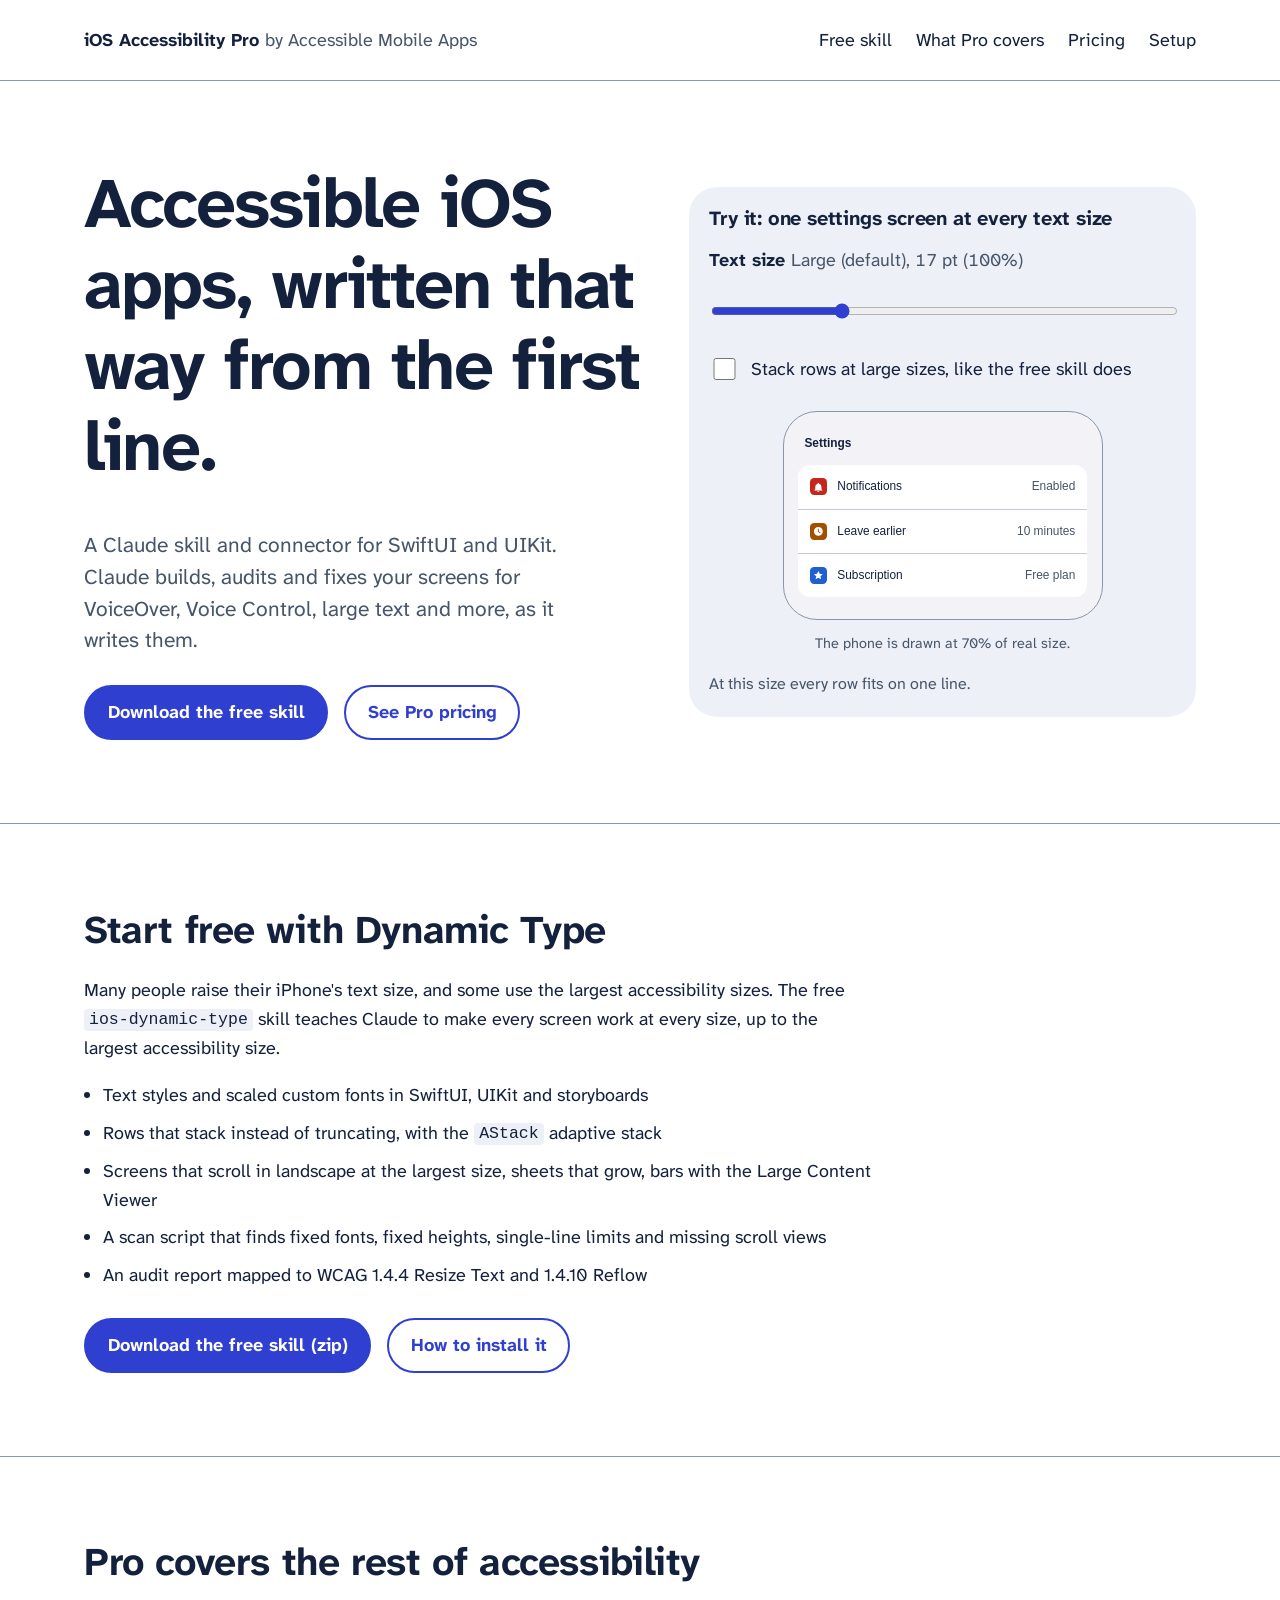
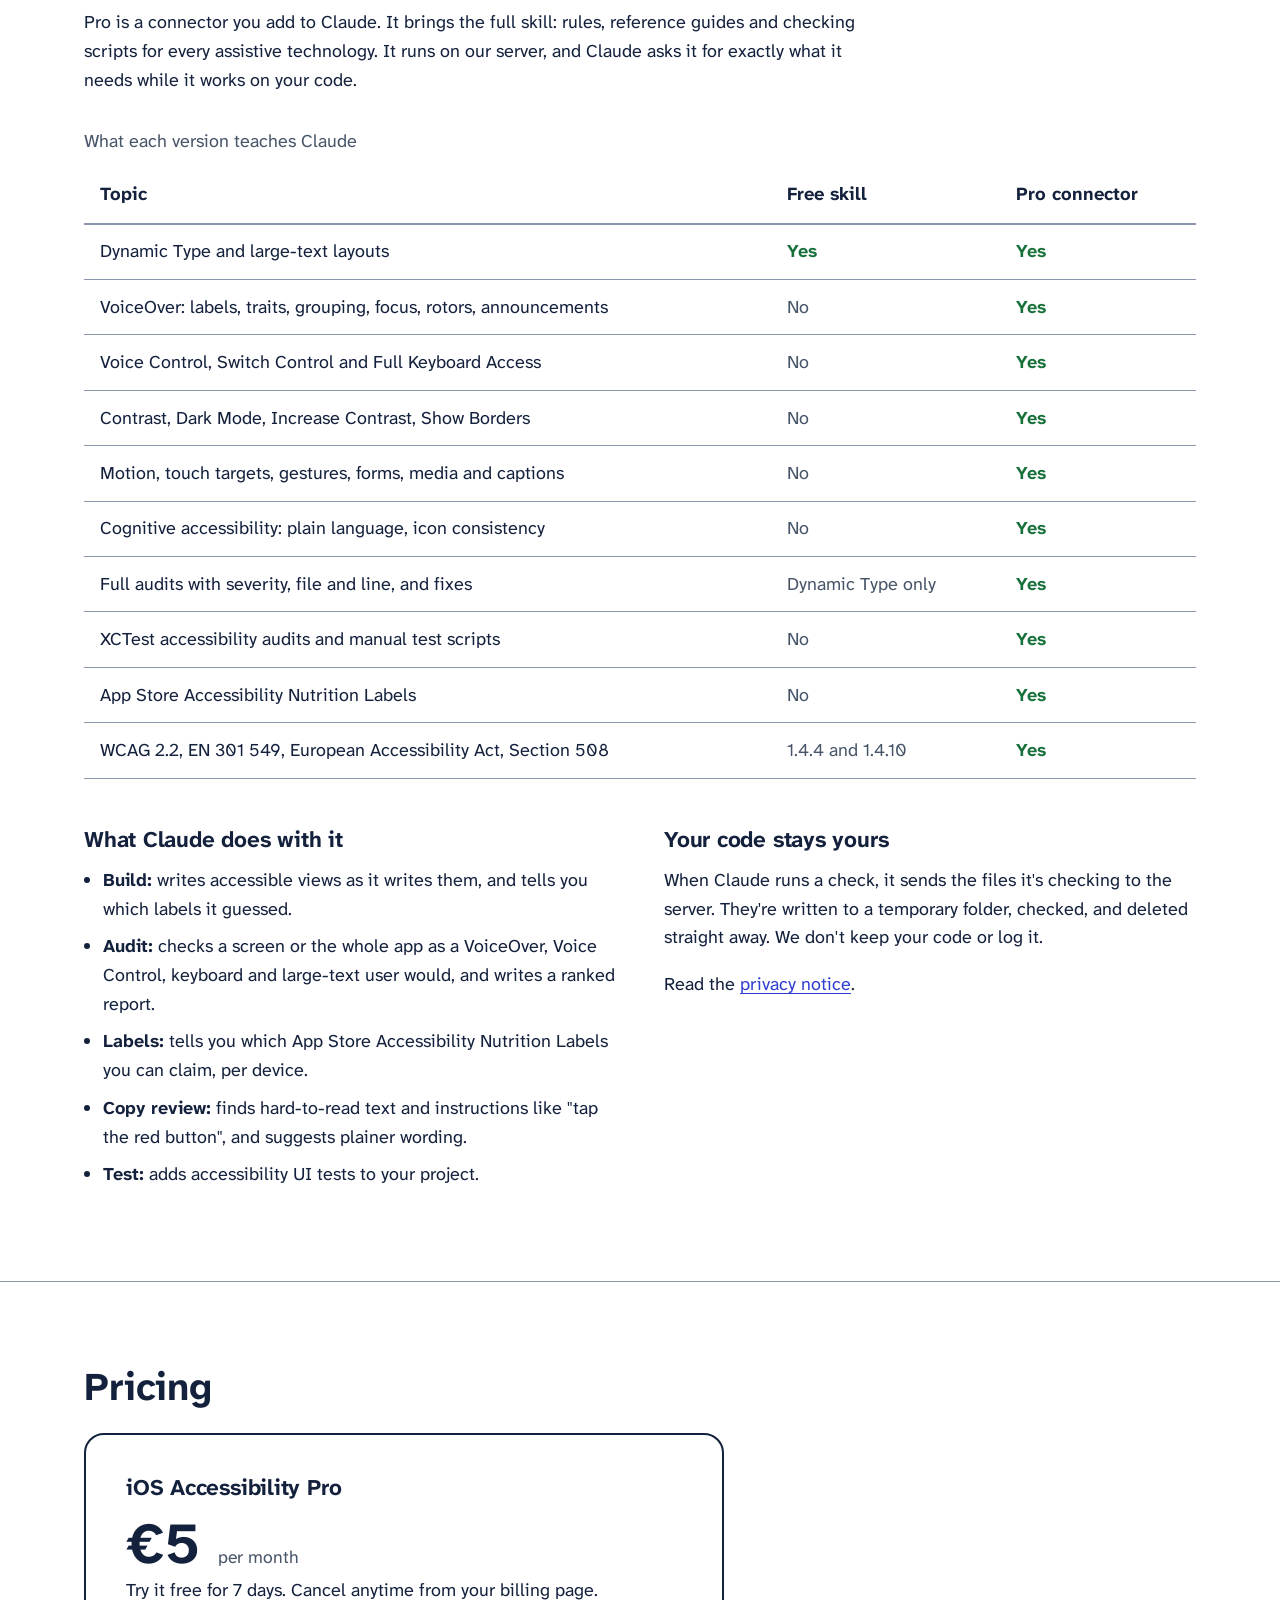
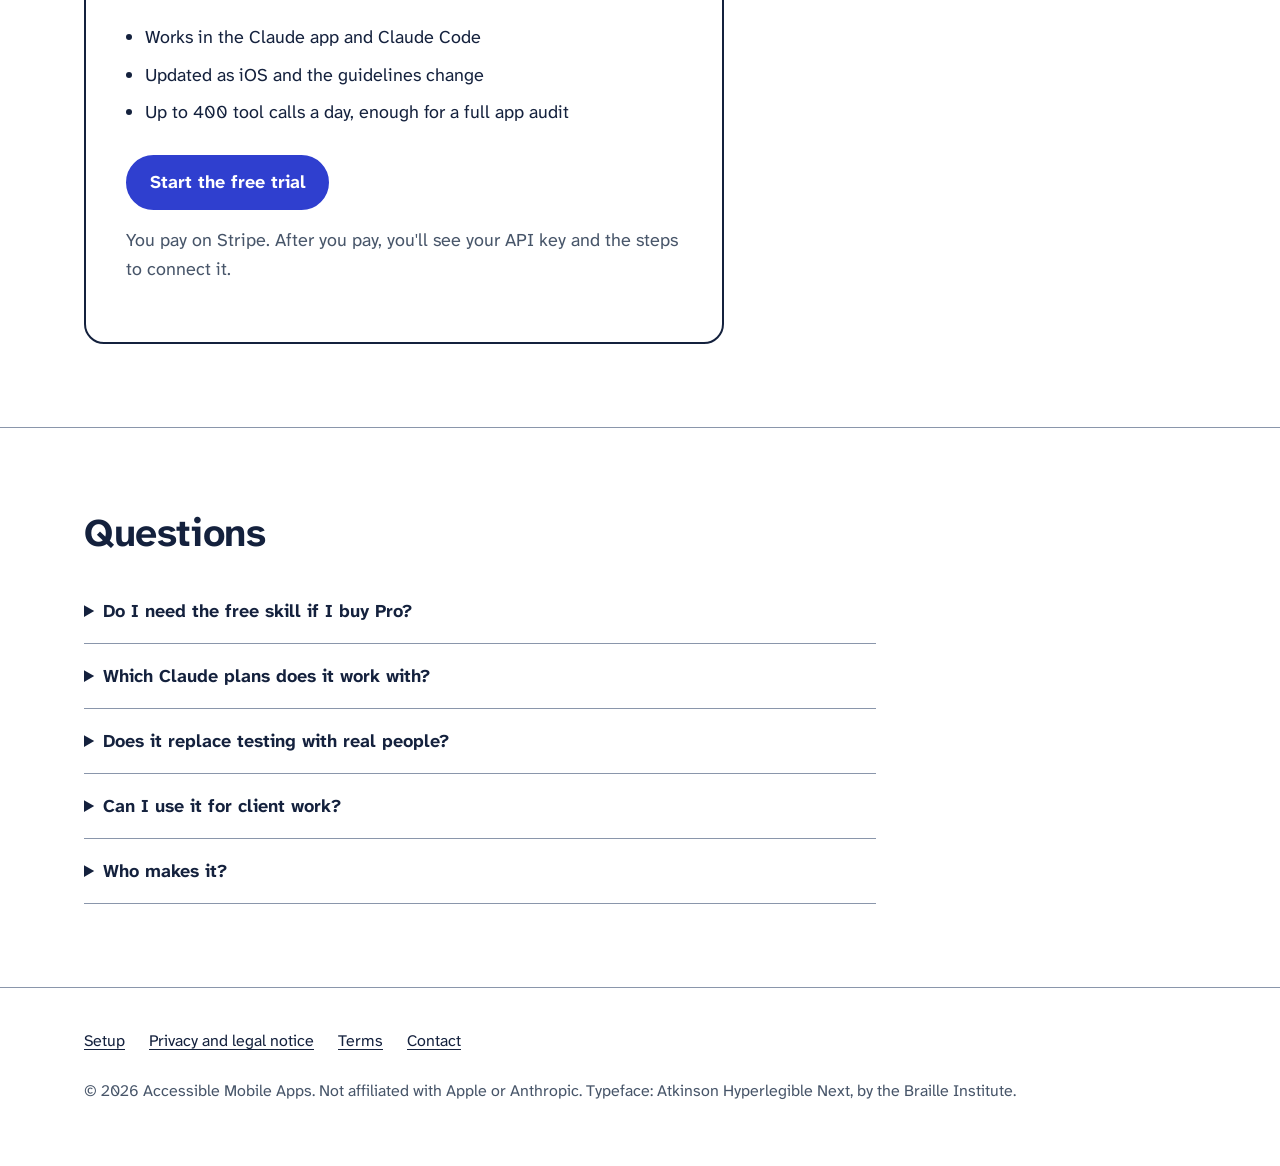
<file: index.html>
<!DOCTYPE html>
<html lang="en">
<head>
<meta charset="utf-8">
<meta name="viewport" content="width=device-width, initial-scale=1">
<title>iOS Accessibility Pro: accessible SwiftUI and UIKit with Claude</title>
<meta name="description" content="A Claude skill and connector that makes iOS apps accessible as you build them. Start free with Dynamic Type; go Pro for VoiceOver, Voice Control, contrast, audits and WCAG.">
<link rel="preload" href="fonts/atkinson-hyperlegible-next-latin-700-normal.woff2" as="font" type="font/woff2" crossorigin>
<link rel="stylesheet" href="styles.css">
<link rel="icon" href="favicon.svg" type="image/svg+xml">
</head>
<body>
<a class="skip" href="#main">Skip to content</a>

<header class="site-header">
  <div class="wrap">
    <a class="brand" href="./">iOS Accessibility Pro <span>by Accessible Mobile Apps</span></a>
    <nav class="site-nav" aria-label="Main">
      <ul>
        <li><a href="#free">Free skill</a></li>
        <li><a href="#pro">What Pro covers</a></li>
        <li><a href="#pricing">Pricing</a></li>
        <li><a href="setup.html">Setup</a></li>
      </ul>
    </nav>
  </div>
</header>

<main id="main">

<section class="hero" aria-labelledby="hero-title">
  <div class="wrap">
    <div>
      <h1 id="hero-title">Accessible iOS apps, written that way from the first line.</h1>
      <p class="lede">A Claude skill and connector for SwiftUI and UIKit. Claude builds, audits and fixes your screens for VoiceOver, Voice Control, large text and more, as it writes them.</p>
      <div class="actions">
        <a class="button" href="downloads/ios-dynamic-type.zip" download>Download the free skill</a>
        <a class="button secondary" href="#pricing">See Pro pricing</a>
      </div>
    </div>

    <div class="demo" aria-labelledby="demo-title">
      <h2 id="demo-title" class="demo-title">Try it: one settings screen at every text size</h2>
      <div class="demo-controls">
        <label for="size">Text size <span class="size-readout" id="size-readout">Large (default), 17 pt</span></label>
        <input id="size" type="range" min="0" max="11" step="1" value="3" aria-describedby="size-readout">
        <div class="switch-row">
          <input id="adaptive" type="checkbox">
          <label for="adaptive">Stack rows at large sizes, like the free skill does</label>
        </div>
      </div>

      <div class="phone" id="phone" role="img" aria-labelledby="phone-desc">
        <p class="phone-title" aria-hidden="true">Settings</p>
        <ul class="phone-list" aria-hidden="true">
          <li class="phone-row">
            <span class="icon" style="background:#c4271d"><svg viewBox="0 0 24 24" fill="currentColor"><path d="M12 22a2.5 2.5 0 0 0 2.45-2h-4.9A2.5 2.5 0 0 0 12 22Zm7-6V11a7 7 0 0 0-5.5-6.84V3a1.5 1.5 0 0 0-3 0v1.16A7 7 0 0 0 5 11v5l-2 2v1h18v-1Z"/></svg></span>
            <span class="name">Notifications</span><span class="value">Enabled</span>
          </li>
          <li class="phone-row">
            <span class="icon" style="background:#a34f00"><svg viewBox="0 0 24 24" fill="currentColor"><path d="M12 2a10 10 0 1 0 0 20 10 10 0 0 0 0-20Zm1 10.4 3.6 2.1-.9 1.6L11 13V6h2Z"/></svg></span>
            <span class="name">Leave earlier</span><span class="value">10 minutes</span>
          </li>
          <li class="phone-row">
            <span class="icon" style="background:#1f5fd1"><svg viewBox="0 0 24 24" fill="currentColor"><path d="m12 2 3 6.6 7 .7-5.3 4.7 1.6 7L12 17.4 5.7 21l1.6-7L2 9.3l7-.7Z"/></svg></span>
            <span class="name">Subscription</span><span class="value">Free plan</span>
          </li>
        </ul>
      </div>
      <p class="demo-note">The phone is drawn at 70% of real size.</p>
      <p class="demo-caption" id="phone-desc" aria-live="polite">At the default size every row fits on one line.</p>
    </div>
  </div>
</section>

<section id="free" aria-labelledby="free-title">
  <div class="wrap">
    <div class="prose">
      <h2 id="free-title">Start free with Dynamic Type</h2>
      <p>Many people raise their iPhone's text size, and some use the largest accessibility sizes. The free <code>ios-dynamic-type</code> skill teaches Claude to make every screen work at every size, up to the largest accessibility size.</p>
      <ul class="plain-list">
        <li>Text styles and scaled custom fonts in SwiftUI, UIKit and storyboards</li>
        <li>Rows that stack instead of truncating, with the <code>AStack</code> adaptive stack</li>
        <li>Screens that scroll in landscape at the largest size, sheets that grow, bars with the Large Content Viewer</li>
        <li>A scan script that finds fixed fonts, fixed heights, single-line limits and missing scroll views</li>
        <li>An audit report mapped to WCAG 1.4.4 Resize Text and 1.4.10 Reflow</li>
      </ul>
      <div class="actions">
        <a class="button" href="downloads/ios-dynamic-type.zip" download>Download the free skill (zip)</a>
        <a class="button secondary" href="setup.html#free">How to install it</a>
      </div>
    </div>
  </div>
</section>

<section id="pro" aria-labelledby="pro-title">
  <div class="wrap">
    <div class="prose">
      <h2 id="pro-title">Pro covers the rest of accessibility</h2>
      <p>Pro is a connector you add to Claude. It brings the full skill: rules, reference guides and checking scripts for every assistive technology. It runs on our server, and Claude asks it for exactly what it needs while it works on your code.</p>
    </div>

    <div class="table-wrap">
      <table>
        <caption>What each version teaches Claude</caption>
        <thead>
          <tr><th scope="col">Topic</th><th scope="col">Free skill</th><th scope="col">Pro connector</th></tr>
        </thead>
        <tbody>
          <tr><th scope="row">Dynamic Type and large-text layouts</th><td class="yes">Yes</td><td class="yes">Yes</td></tr>
          <tr><th scope="row">VoiceOver: labels, traits, grouping, focus, rotors, announcements</th><td class="no">No</td><td class="yes">Yes</td></tr>
          <tr><th scope="row">Voice Control, Switch Control and Full Keyboard Access</th><td class="no">No</td><td class="yes">Yes</td></tr>
          <tr><th scope="row">Contrast, Dark Mode, Increase Contrast, Show Borders</th><td class="no">No</td><td class="yes">Yes</td></tr>
          <tr><th scope="row">Motion, touch targets, gestures, forms, media and captions</th><td class="no">No</td><td class="yes">Yes</td></tr>
          <tr><th scope="row">Cognitive accessibility: plain language, icon consistency</th><td class="no">No</td><td class="yes">Yes</td></tr>
          <tr><th scope="row">Full audits with severity, file and line, and fixes</th><td class="no">Dynamic Type only</td><td class="yes">Yes</td></tr>
          <tr><th scope="row">XCTest accessibility audits and manual test scripts</th><td class="no">No</td><td class="yes">Yes</td></tr>
          <tr><th scope="row">App Store Accessibility Nutrition Labels</th><td class="no">No</td><td class="yes">Yes</td></tr>
          <tr><th scope="row">WCAG 2.2, EN 301 549, European Accessibility Act, Section 508</th><td class="no">1.4.4 and 1.4.10</td><td class="yes">Yes</td></tr>
        </tbody>
      </table>
    </div>

    <div class="split" style="margin-top: 3rem;">
      <div>
        <h3>What Claude does with it</h3>
        <ul class="plain-list">
          <li><strong>Build:</strong> writes accessible views as it writes them, and tells you which labels it guessed.</li>
          <li><strong>Audit:</strong> checks a screen or the whole app as a VoiceOver, Voice Control, keyboard and large-text user would, and writes a ranked report.</li>
          <li><strong>Labels:</strong> tells you which App Store Accessibility Nutrition Labels you can claim, per device.</li>
          <li><strong>Copy review:</strong> finds hard-to-read text and instructions like "tap the red button", and suggests plainer wording.</li>
          <li><strong>Test:</strong> adds accessibility UI tests to your project.</li>
        </ul>
      </div>
      <div>
        <h3>Your code stays yours</h3>
        <p>When Claude runs a check, it sends the files it's checking to the server. They're written to a temporary folder, checked, and deleted straight away. We don't keep your code or log it.</p>
        <p>Read the <a href="privacy.html">privacy notice</a>.</p>
      </div>
    </div>
  </div>
</section>

<section id="pricing" aria-labelledby="pricing-title">
  <div class="wrap">
    <h2 id="pricing-title">Pricing</h2>
    <div class="price-block">
      <h3>iOS Accessibility Pro</h3>
      <p class="price">€5 <small>per month</small></p>
      <p>Try it free for 7 days. Cancel anytime from your billing page.</p>
      <ul class="plain-list">
        <li>Works in the Claude app and Claude Code</li>
        <li>Updated as iOS and the guidelines change</li>
        <li>Up to 400 tool calls a day, enough for a full app audit</li>
      </ul>
      <div class="actions">
        <a class="button" href="https://ios-a11y-pro.fly.dev/checkout">Start the free trial</a>
      </div>
      <p style="margin-top: 1rem; color: var(--muted);">You pay on Stripe. After you pay, you'll see your API key and the steps to connect it.</p>
    </div>
  </div>
</section>

<section id="faq" aria-labelledby="faq-title">
  <div class="wrap">
    <h2 id="faq-title">Questions</h2>
    <details>
      <summary>Do I need the free skill if I buy Pro?</summary>
      <p>It's not required, but keep it. It handles Dynamic Type without a network call and tells Claude to use the Pro connector for everything else.</p>
    </details>
    <details>
      <summary>Which Claude plans does it work with?</summary>
      <p>Pro works anywhere you can add a custom connector, including the Claude app and Claude Code. The free skill works anywhere Claude supports skills.</p>
    </details>
    <details>
      <summary>Does it replace testing with real people?</summary>
      <p>No. It catches most problems in code and tells you what to test on a device. Testing with disabled users is still the best check there is.</p>
    </details>
    <details>
      <summary>Can I use it for client work?</summary>
      <p>Yes. One subscription is for one person. Use it on as many apps as you like, for yourself or your clients.</p>
    </details>
    <details>
      <summary>Who makes it?</summary>
      <p>Robin Kanatzar, CEO of Accessible Mobile Apps. I'm an iOS engineer, conference speaker and author of the Appt News newsletter on mobile accessibility.</p>
    </details>
  </div>
</section>

</main>

<footer class="site-footer">
  <div class="wrap">
    <ul>
      <li><a href="setup.html">Setup</a></li>
      <li><a href="privacy.html">Privacy and legal notice</a></li>
      <li><a href="terms.html">Terms</a></li>
      <li><a href="mailto:hello@example.com">Contact</a></li>
    </ul>
    <p>© 2026 Accessible Mobile Apps. Not affiliated with Apple or Anthropic. Typeface: Atkinson Hyperlegible Next, by the Braille Institute.</p>
  </div>
</footer>

<script src="demo.js" defer></script>
</body>
</html>
</file>
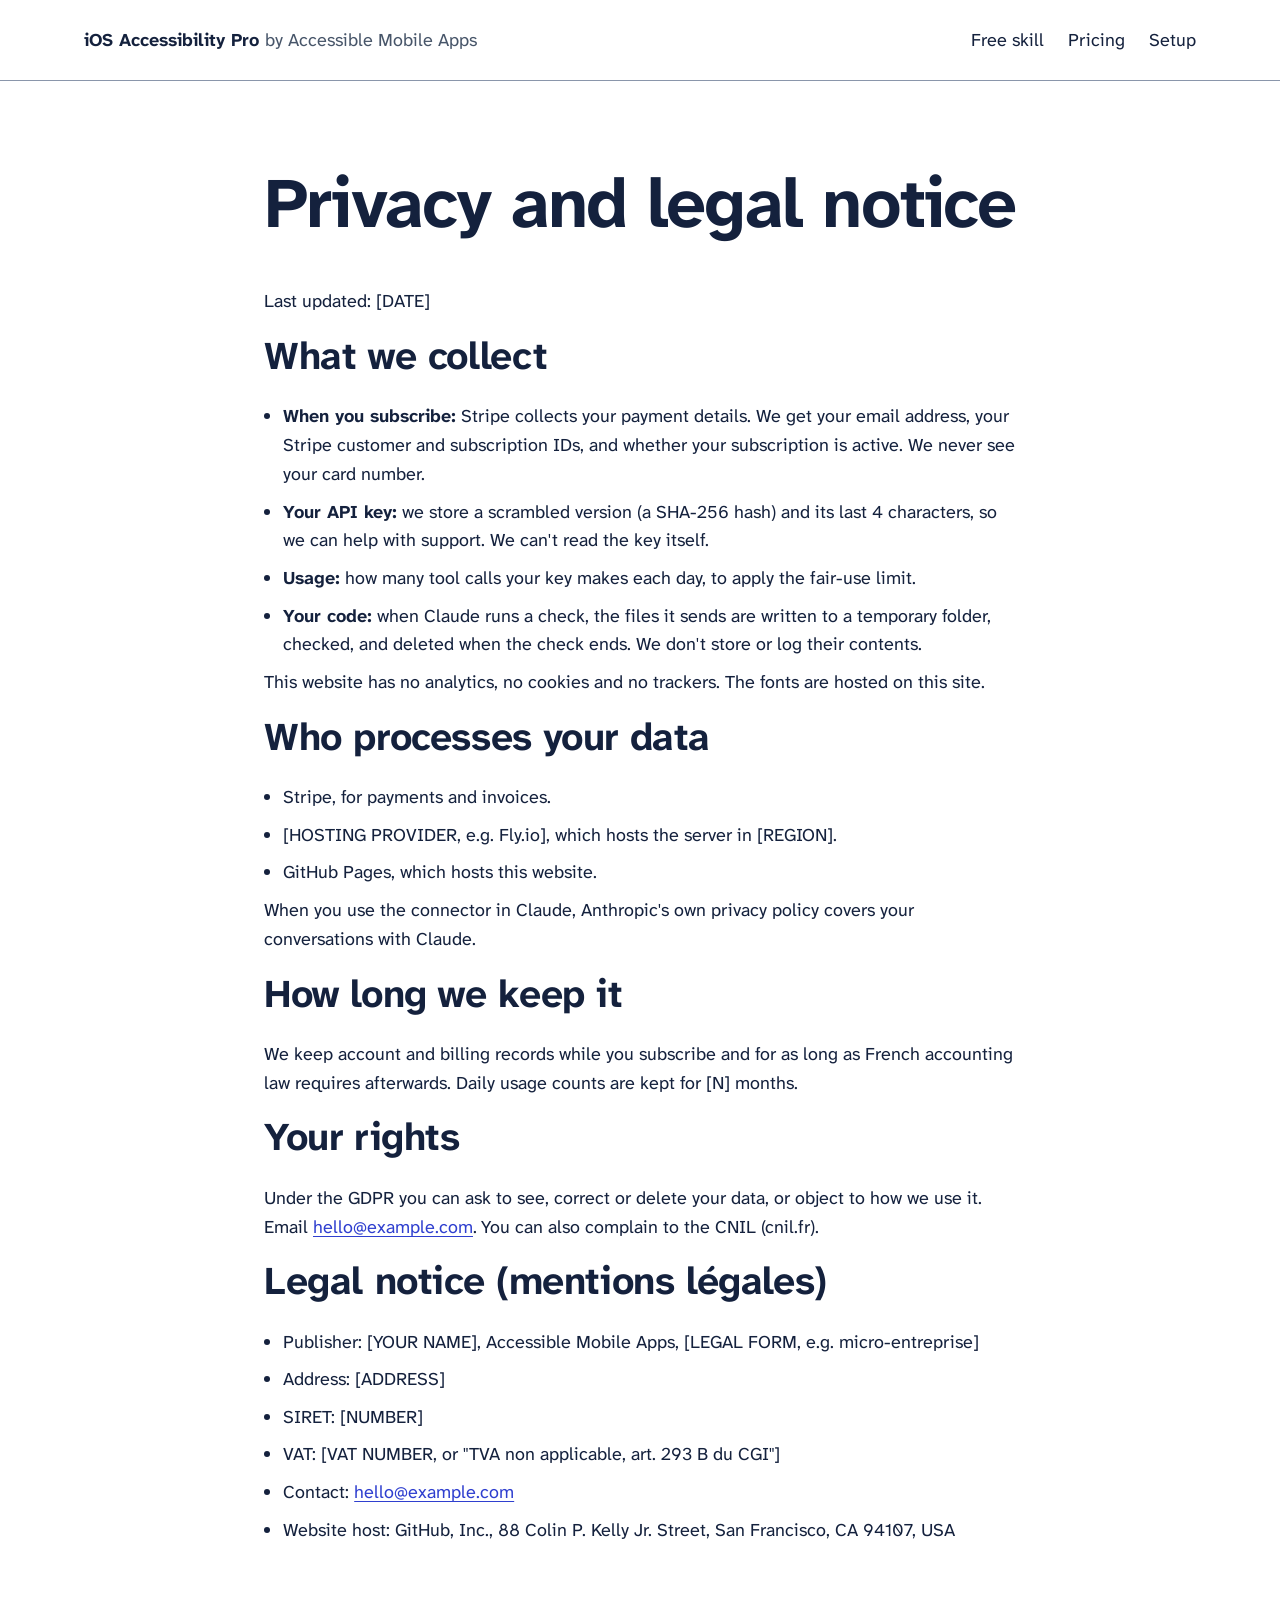
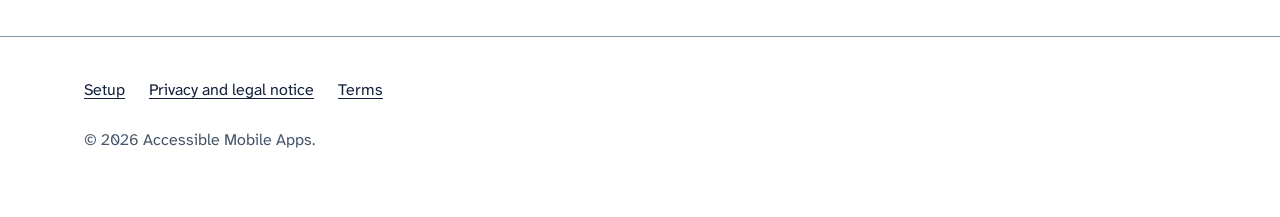
<file: privacy.html>
<!DOCTYPE html>
<html lang="en">
<head>
<meta charset="utf-8">
<meta name="viewport" content="width=device-width, initial-scale=1">
<title>Privacy and legal notice: iOS Accessibility Pro</title>
<link rel="stylesheet" href="styles.css">
<link rel="icon" href="favicon.svg" type="image/svg+xml">
</head>
<body>
<a class="skip" href="#main">Skip to content</a>
<header class="site-header">
  <div class="wrap">
    <a class="brand" href="./">iOS Accessibility Pro <span>by Accessible Mobile Apps</span></a>
    <nav class="site-nav" aria-label="Main">
      <ul>
        <li><a href="./#free">Free skill</a></li>
        <li><a href="./#pricing">Pricing</a></li>
        <li><a href="setup.html">Setup</a></li>
      </ul>
    </nav>
  </div>
</header>

<main id="main">
<section aria-labelledby="privacy-title">
  <div class="wrap prose">
    <h1 id="privacy-title">Privacy and legal notice</h1>
    <p>Last updated: [DATE]</p>

    <h2>What we collect</h2>
    <ul class="plain-list">
      <li><strong>When you subscribe:</strong> Stripe collects your payment details. We get your email address, your Stripe customer and subscription IDs, and whether your subscription is active. We never see your card number.</li>
      <li><strong>Your API key:</strong> we store a scrambled version (a SHA-256 hash) and its last 4 characters, so we can help with support. We can't read the key itself.</li>
      <li><strong>Usage:</strong> how many tool calls your key makes each day, to apply the fair-use limit.</li>
      <li><strong>Your code:</strong> when Claude runs a check, the files it sends are written to a temporary folder, checked, and deleted when the check ends. We don't store or log their contents.</li>
    </ul>
    <p>This website has no analytics, no cookies and no trackers. The fonts are hosted on this site.</p>

    <h2>Who processes your data</h2>
    <ul class="plain-list">
      <li>Stripe, for payments and invoices.</li>
      <li>[HOSTING PROVIDER, e.g. Fly.io], which hosts the server in [REGION].</li>
      <li>GitHub Pages, which hosts this website.</li>
    </ul>
    <p>When you use the connector in Claude, Anthropic's own privacy policy covers your conversations with Claude.</p>

    <h2>How long we keep it</h2>
    <p>We keep account and billing records while you subscribe and for as long as French accounting law requires afterwards. Daily usage counts are kept for [N] months.</p>

    <h2>Your rights</h2>
    <p>Under the GDPR you can ask to see, correct or delete your data, or object to how we use it. Email <a href="mailto:hello@example.com">hello@example.com</a>. You can also complain to the CNIL (cnil.fr).</p>

    <h2 id="legal">Legal notice (mentions légales)</h2>
    <ul class="plain-list">
      <li>Publisher: [YOUR NAME], Accessible Mobile Apps, [LEGAL FORM, e.g. micro-entreprise]</li>
      <li>Address: [ADDRESS]</li>
      <li>SIRET: [NUMBER]</li>
      <li>VAT: [VAT NUMBER, or "TVA non applicable, art. 293 B du CGI"]</li>
      <li>Contact: <a href="mailto:hello@example.com">hello@example.com</a></li>
      <li>Website host: GitHub, Inc., 88 Colin P. Kelly Jr. Street, San Francisco, CA 94107, USA</li>
    </ul>
  </div>
</section>
</main>

<footer class="site-footer">
  <div class="wrap">
    <ul>
      <li><a href="setup.html">Setup</a></li>
      <li><a href="privacy.html" aria-current="page">Privacy and legal notice</a></li>
      <li><a href="terms.html">Terms</a></li>
    </ul>
    <p>© 2026 Accessible Mobile Apps.</p>
  </div>
</footer>
</body>
</html>
</file>
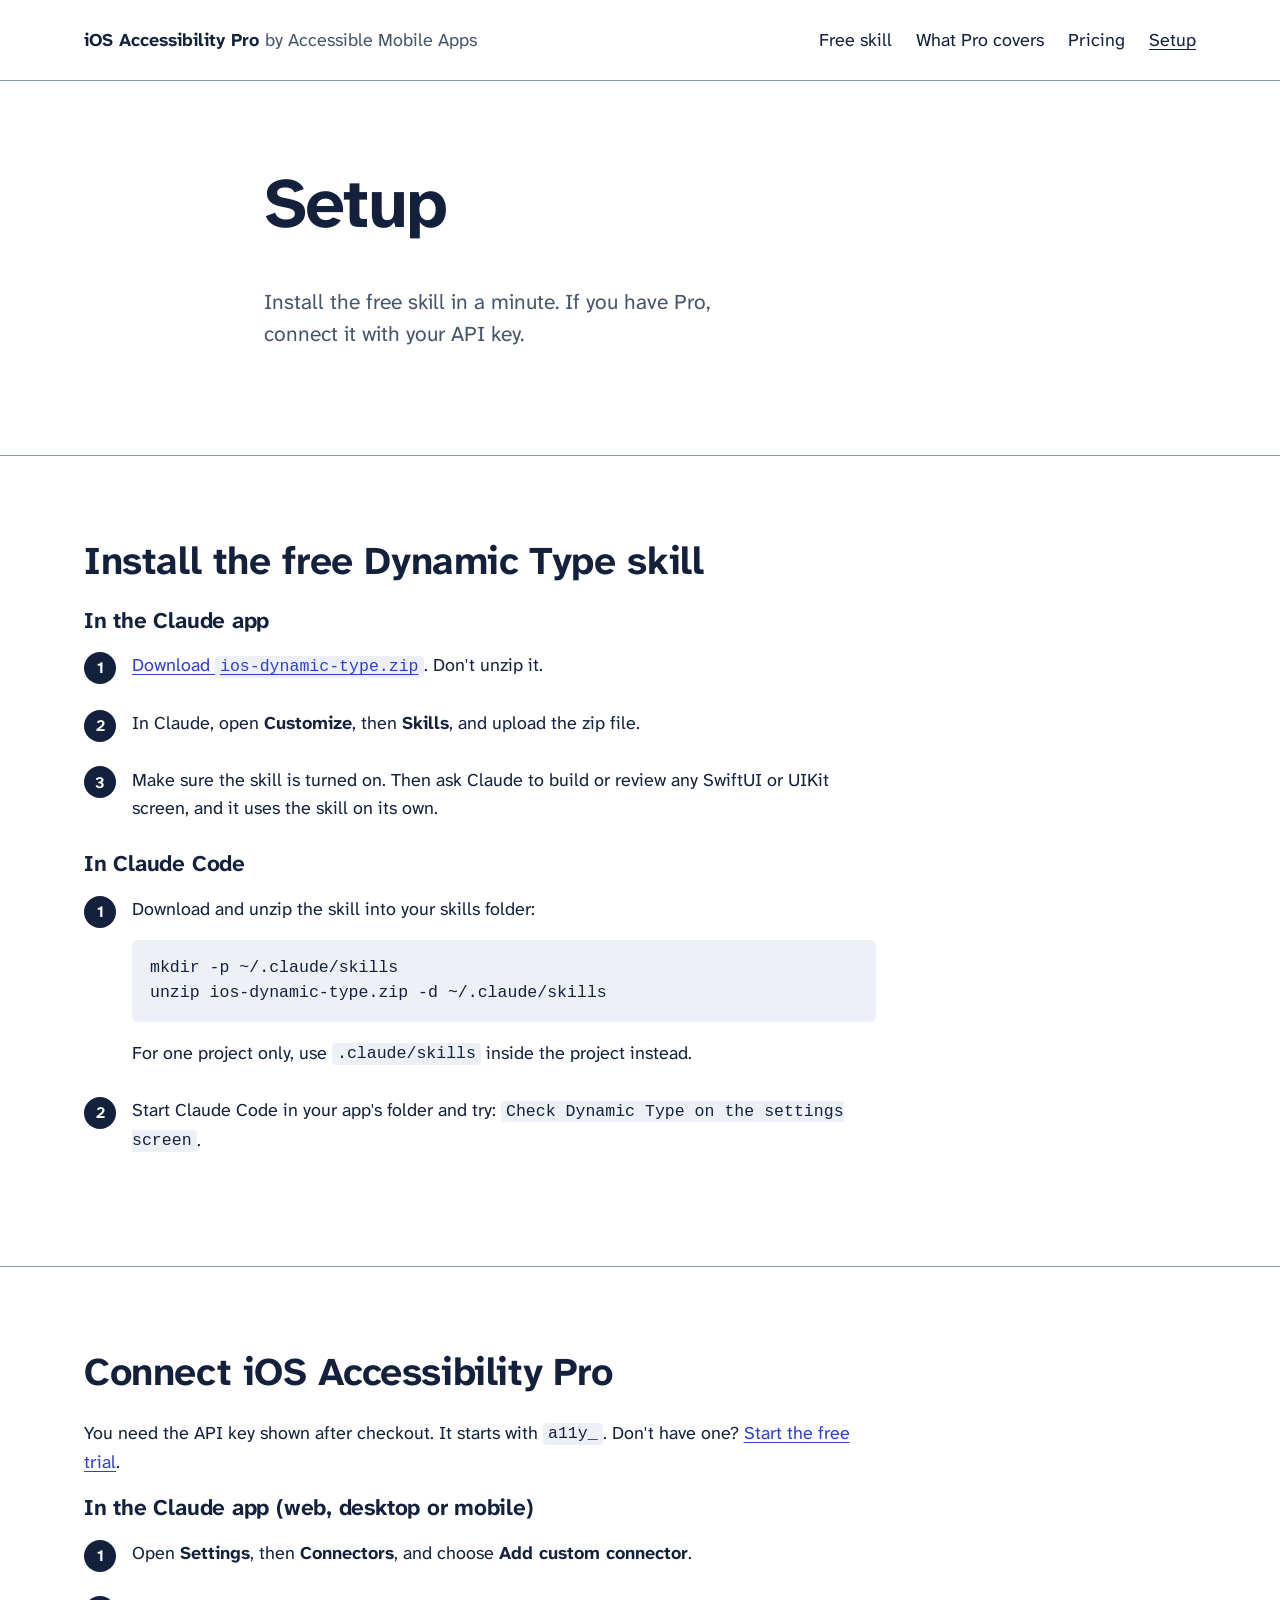
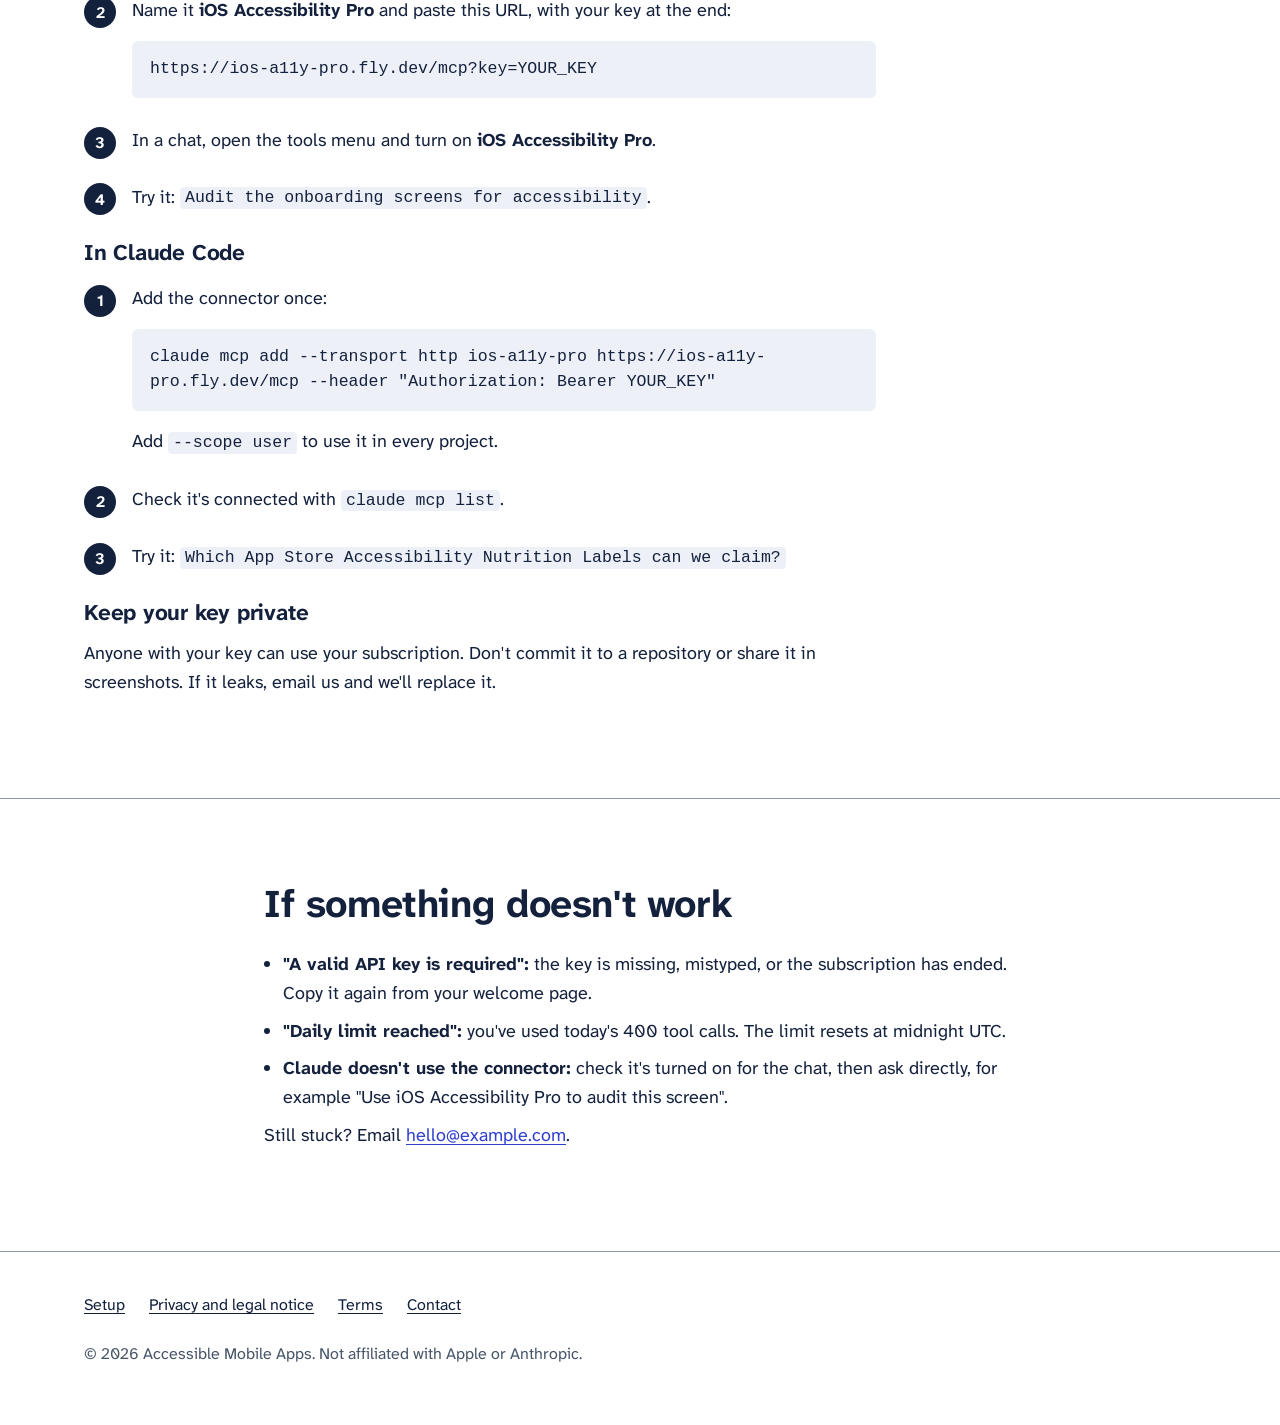
<file: setup.html>
<!DOCTYPE html>
<html lang="en">
<head>
<meta charset="utf-8">
<meta name="viewport" content="width=device-width, initial-scale=1">
<title>Setup: iOS Accessibility Pro</title>
<meta name="description" content="Install the free Dynamic Type skill and connect iOS Accessibility Pro to the Claude app or Claude Code.">
<link rel="stylesheet" href="styles.css">
<link rel="icon" href="favicon.svg" type="image/svg+xml">
</head>
<body>
<a class="skip" href="#main">Skip to content</a>

<header class="site-header">
  <div class="wrap">
    <a class="brand" href="./">iOS Accessibility Pro <span>by Accessible Mobile Apps</span></a>
    <nav class="site-nav" aria-label="Main">
      <ul>
        <li><a href="./#free">Free skill</a></li>
        <li><a href="./#pro">What Pro covers</a></li>
        <li><a href="./#pricing">Pricing</a></li>
        <li><a href="setup.html" aria-current="page">Setup</a></li>
      </ul>
    </nav>
  </div>
</header>

<main id="main">
<section aria-labelledby="setup-title">
  <div class="wrap prose">
    <h1 id="setup-title">Setup</h1>
    <p class="lede">Install the free skill in a minute. If you have Pro, connect it with your API key.</p>
  </div>
</section>

<section id="free" aria-labelledby="free-title">
  <div class="wrap">
    <h2 id="free-title">Install the free Dynamic Type skill</h2>
    <h3>In the Claude app</h3>
    <ol class="steps">
      <li><a href="downloads/ios-dynamic-type.zip" download>Download <code>ios-dynamic-type.zip</code></a>. Don't unzip it.</li>
      <li>In Claude, open <strong>Customize</strong>, then <strong>Skills</strong>, and upload the zip file.</li>
      <li>Make sure the skill is turned on. Then ask Claude to build or review any SwiftUI or UIKit screen, and it uses the skill on its own.</li>
    </ol>

    <h3>In Claude Code</h3>
    <ol class="steps">
      <li>Download and unzip the skill into your skills folder:
<pre>mkdir -p ~/.claude/skills
unzip ios-dynamic-type.zip -d ~/.claude/skills</pre>
        For one project only, use <code>.claude/skills</code> inside the project instead.</li>
      <li>Start Claude Code in your app's folder and try: <code>Check Dynamic Type on the settings screen</code>.</li>
    </ol>
  </div>
</section>

<section id="pro" aria-labelledby="pro-title">
  <div class="wrap">
    <h2 id="pro-title">Connect iOS Accessibility Pro</h2>
    <p class="prose">You need the API key shown after checkout. It starts with <code>a11y_</code>. Don't have one? <a href="./#pricing">Start the free trial</a>.</p>

    <h3>In the Claude app (web, desktop or mobile)</h3>
    <ol class="steps">
      <li>Open <strong>Settings</strong>, then <strong>Connectors</strong>, and choose <strong>Add custom connector</strong>.</li>
      <li>Name it <strong>iOS Accessibility Pro</strong> and paste this URL, with your key at the end:
<pre>https://ios-a11y-pro.fly.dev/mcp?key=YOUR_KEY</pre></li>
      <li>In a chat, open the tools menu and turn on <strong>iOS Accessibility Pro</strong>.</li>
      <li>Try it: <code>Audit the onboarding screens for accessibility</code>.</li>
    </ol>

    <h3>In Claude Code</h3>
    <ol class="steps">
      <li>Add the connector once:
<pre>claude mcp add --transport http ios-a11y-pro https://ios-a11y-pro.fly.dev/mcp --header "Authorization: Bearer YOUR_KEY"</pre>
        Add <code>--scope user</code> to use it in every project.</li>
      <li>Check it's connected with <code>claude mcp list</code>.</li>
      <li>Try it: <code>Which App Store Accessibility Nutrition Labels can we claim?</code></li>
    </ol>

    <h3>Keep your key private</h3>
    <p class="prose">Anyone with your key can use your subscription. Don't commit it to a repository or share it in screenshots. If it leaks, email us and we'll replace it.</p>
  </div>
</section>

<section aria-labelledby="help-title">
  <div class="wrap prose">
    <h2 id="help-title">If something doesn't work</h2>
    <ul class="plain-list">
      <li><strong>"A valid API key is required":</strong> the key is missing, mistyped, or the subscription has ended. Copy it again from your welcome page.</li>
      <li><strong>"Daily limit reached":</strong> you've used today's 400 tool calls. The limit resets at midnight UTC.</li>
      <li><strong>Claude doesn't use the connector:</strong> check it's turned on for the chat, then ask directly, for example "Use iOS Accessibility Pro to audit this screen".</li>
    </ul>
    <p>Still stuck? Email <a href="mailto:hello@example.com">hello@example.com</a>.</p>
  </div>
</section>
</main>

<footer class="site-footer">
  <div class="wrap">
    <ul>
      <li><a href="setup.html">Setup</a></li>
      <li><a href="privacy.html">Privacy and legal notice</a></li>
      <li><a href="terms.html">Terms</a></li>
      <li><a href="mailto:hello@example.com">Contact</a></li>
    </ul>
    <p>© 2026 Accessible Mobile Apps. Not affiliated with Apple or Anthropic.</p>
  </div>
</footer>
</body>
</html>
</file>
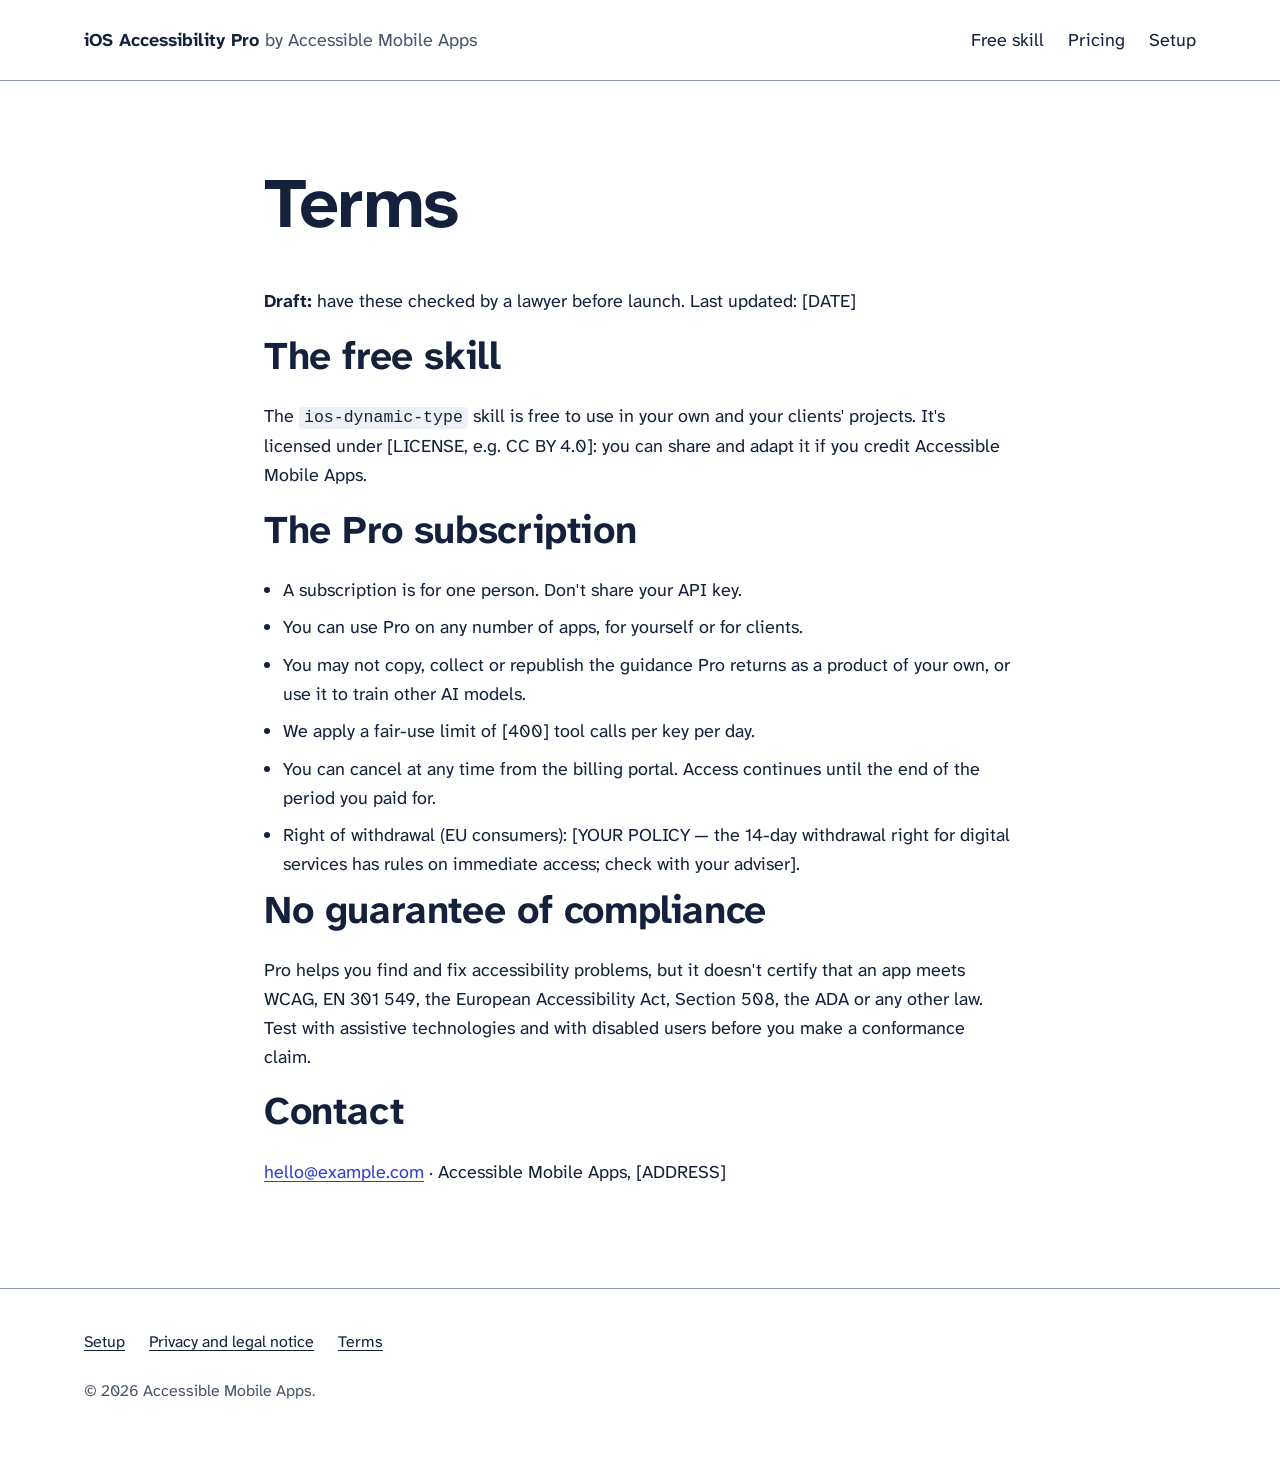
<file: terms.html>
<!DOCTYPE html>
<html lang="en">
<head>
<meta charset="utf-8">
<meta name="viewport" content="width=device-width, initial-scale=1">
<title>Terms: iOS Accessibility Pro</title>
<link rel="stylesheet" href="styles.css">
<link rel="icon" href="favicon.svg" type="image/svg+xml">
</head>
<body>
<a class="skip" href="#main">Skip to content</a>
<header class="site-header">
  <div class="wrap">
    <a class="brand" href="./">iOS Accessibility Pro <span>by Accessible Mobile Apps</span></a>
    <nav class="site-nav" aria-label="Main">
      <ul>
        <li><a href="./#free">Free skill</a></li>
        <li><a href="./#pricing">Pricing</a></li>
        <li><a href="setup.html">Setup</a></li>
      </ul>
    </nav>
  </div>
</header>

<main id="main">
<section aria-labelledby="terms-title">
  <div class="wrap prose">
    <h1 id="terms-title">Terms</h1>
    <p><strong>Draft:</strong> have these checked by a lawyer before launch. Last updated: [DATE]</p>

    <h2>The free skill</h2>
    <p>The <code>ios-dynamic-type</code> skill is free to use in your own and your clients' projects. It's licensed under [LICENSE, e.g. CC BY 4.0]: you can share and adapt it if you credit Accessible Mobile Apps.</p>

    <h2>The Pro subscription</h2>
    <ul class="plain-list">
      <li>A subscription is for one person. Don't share your API key.</li>
      <li>You can use Pro on any number of apps, for yourself or for clients.</li>
      <li>You may not copy, collect or republish the guidance Pro returns as a product of your own, or use it to train other AI models.</li>
      <li>We apply a fair-use limit of [400] tool calls per key per day.</li>
      <li>You can cancel at any time from the billing portal. Access continues until the end of the period you paid for.</li>
      <li>Right of withdrawal (EU consumers): [YOUR POLICY — the 14-day withdrawal right for digital services has rules on immediate access; check with your adviser].</li>
    </ul>

    <h2>No guarantee of compliance</h2>
    <p>Pro helps you find and fix accessibility problems, but it doesn't certify that an app meets WCAG, EN 301 549, the European Accessibility Act, Section 508, the ADA or any other law. Test with assistive technologies and with disabled users before you make a conformance claim.</p>

    <h2>Contact</h2>
    <p><a href="mailto:hello@example.com">hello@example.com</a> · Accessible Mobile Apps, [ADDRESS]</p>
  </div>
</section>
</main>

<footer class="site-footer">
  <div class="wrap">
    <ul>
      <li><a href="setup.html">Setup</a></li>
      <li><a href="privacy.html">Privacy and legal notice</a></li>
      <li><a href="terms.html" aria-current="page">Terms</a></li>
    </ul>
    <p>© 2026 Accessible Mobile Apps.</p>
  </div>
</footer>
</body>
</html>
</file>
<file: styles.css>
/* iOS Accessibility Pro — site styles.
   Type: Atkinson Hyperlegible Next (Braille Institute; made for low-vision readers), self-hosted.
   Sizes in rem so the whole page follows the reader's browser text size. */

@font-face { font-family: "Atkinson Next"; font-weight: 400; font-display: swap;
  src: url("fonts/atkinson-hyperlegible-next-latin-400-normal.woff2") format("woff2"); unicode-range: U+0000-00FF, U+0131, U+0152-0153, U+02BB-02BC, U+02C6, U+02DA, U+02DC, U+2000-206F, U+20AC, U+2122, U+2191, U+2193, U+2212, U+2215, U+FEFF, U+FFFD; }
@font-face { font-family: "Atkinson Next"; font-weight: 700; font-display: swap;
  src: url("fonts/atkinson-hyperlegible-next-latin-700-normal.woff2") format("woff2"); unicode-range: U+0000-00FF, U+0131, U+0152-0153, U+02BB-02BC, U+02C6, U+02DA, U+02DC, U+2000-206F, U+20AC, U+2122, U+2191, U+2193, U+2212, U+2215, U+FEFF, U+FFFD; }
@font-face { font-family: "Atkinson Next"; font-weight: 400; font-display: swap;
  src: url("fonts/atkinson-hyperlegible-next-latin-ext-400-normal.woff2") format("woff2"); unicode-range: U+0100-02AF, U+0304, U+0308, U+0329, U+1E00-1E9F, U+1EF2-1EFF, U+2020, U+20A0-20AB, U+20AD-20C0, U+2113, U+2C60-2C7F, U+A720-A7FF; }
@font-face { font-family: "Atkinson Next"; font-weight: 700; font-display: swap;
  src: url("fonts/atkinson-hyperlegible-next-latin-ext-700-normal.woff2") format("woff2"); unicode-range: U+0100-02AF, U+0304, U+0308, U+0329, U+1E00-1E9F, U+1EF2-1EFF, U+2020, U+20A0-20AB, U+20AD-20C0, U+2113, U+2C60-2C7F, U+A720-A7FF; }

:root {
  color-scheme: light dark;
  --ink: #14213d;        /* text, 15.9:1 on paper */
  --paper: #ffffff;
  --mist: #edf1f7;       /* panels, table stripes */
  --line: #8a96ab;       /* borders, 3.1:1 on paper */
  --muted: #475569;      /* secondary text, 7.6:1 */
  --accent: #2f3fcf;     /* links and the main button, 7.1:1; white on it 7.1:1 */
  --accent-ink: #ffffff;
  --ok: #17703a;         /* "covered" marks, 6.0:1 */
  --phone: #f2f2f7;      /* iOS grouped background */
  --phone-row: #ffffff;
  --font: "Atkinson Next", -apple-system, BlinkMacSystemFont, "Segoe UI", Roboto, sans-serif;
  --ios: -apple-system, BlinkMacSystemFont, "SF Pro Text", "Segoe UI", Roboto, sans-serif;
  --measure: 66ch;
}
@media (prefers-color-scheme: dark) {
  :root {
    --ink: #eef2f8; --paper: #0f1626; --mist: #1a2438; --line: #6f7d96; --muted: #b8c2d3;
    --accent: #9fb0ff; --accent-ink: #0f1626; --ok: #6fd393; --phone: #000000; --phone-row: #1c1c1e;
  }
}

* { box-sizing: border-box; }
html { font-size: 100%; }
body {
  margin: 0; background: var(--paper); color: var(--ink);
  font: 400 1.125rem/1.6 var(--font);
  -webkit-text-size-adjust: 100%; text-size-adjust: 100%;
}
img, svg { max-width: 100%; }
a { color: var(--accent); text-underline-offset: 0.18em; text-decoration-thickness: 0.08em; }
a:hover { text-decoration-thickness: 0.14em; }
:focus-visible { outline: 3px solid var(--accent); outline-offset: 3px; border-radius: 2px; }
code, pre { font-family: ui-monospace, SFMono-Regular, Menlo, Consolas, monospace; font-size: 0.92em; }
pre { background: var(--mist); padding: 1rem 1.125rem; border-radius: 6px; overflow-x: auto; white-space: pre-wrap; overflow-wrap: anywhere; line-height: 1.5; }
p code, li code, td code { background: var(--mist); padding: 0.08em 0.3em; border-radius: 4px; }

.skip { position: absolute; left: 1rem; top: -10rem; background: var(--paper); color: var(--accent); padding: 0.75rem 1rem; z-index: 10; }
.skip:focus { top: 1rem; }

.wrap { max-width: 72rem; margin: 0 auto; padding: 0 1.25rem; }
.prose { max-width: var(--measure); }

/* Header */
.site-header { border-bottom: 1px solid var(--line); }
.site-header .wrap { display: flex; flex-wrap: wrap; gap: 0.5rem 2rem; align-items: center; justify-content: space-between; padding-block: 1rem; }
.brand { font-weight: 700; font-size: 1.125rem; color: var(--ink); text-decoration: none; }
.brand span { font-weight: 400; color: var(--muted); }
.site-nav ul { list-style: none; margin: 0; padding: 0; display: flex; flex-wrap: wrap; gap: 0.25rem 1.5rem; }
.site-nav a { color: var(--ink); text-decoration: none; padding-block: 0.6rem; display: inline-block; }
.site-nav a:hover, .site-nav a[aria-current="page"] { text-decoration: underline; }

/* Type scale (1.25) */
h1, h2, h3 { line-height: 1.15; letter-spacing: -0.01em; margin: 0 0 0.6em; }
h1 { font-size: clamp(2.4rem, 1.6rem + 3.6vw, 4.4rem); font-weight: 700; letter-spacing: -0.025em; }
h2 { font-size: clamp(1.75rem, 1.4rem + 1.4vw, 2.44rem); margin-top: 0; }
h3 { font-size: 1.4rem; }
p { margin: 0 0 1em; }
.lede { font-size: 1.32rem; line-height: 1.5; color: var(--muted); max-width: 36ch; }

section { padding-block: clamp(3rem, 2rem + 4vw, 5.5rem); }
section + section { border-top: 1px solid var(--line); }

/* Buttons */
.actions { display: flex; flex-wrap: wrap; gap: 0.75rem 1rem; margin-top: 1.75rem; }
.button {
  display: inline-flex; align-items: center; justify-content: center; min-height: 3rem;
  padding: 0.7rem 1.35rem; border-radius: 999px; font: inherit; font-weight: 700; text-decoration: none;
  border: 2px solid var(--accent); background: var(--accent); color: var(--accent-ink); cursor: pointer;
}
.button:hover { filter: brightness(1.08); }
.button.secondary { background: transparent; color: var(--accent); }

/* Hero */
.hero .wrap { display: grid; gap: 3rem; align-items: center; }
@media (min-width: 60rem) { .hero .wrap { grid-template-columns: 1.1fr 1fr; } }

/* The demo: an iPhone settings row at every text size */
.demo { background: var(--mist); border-radius: 28px; padding: 1.25rem; }
.demo-title { font-size: 1.25rem; margin: 0 0 1rem; }
.demo-controls { display: grid; gap: 0.75rem; margin-bottom: 1.25rem; }
.demo label { font-weight: 700; }
.size-readout { font-variant-numeric: tabular-nums; color: var(--muted); font-weight: 400; }
.demo input[type="range"] { width: 100%; min-height: 2.75rem; accent-color: var(--accent); }
.switch-row { display: flex; gap: 0.75rem; align-items: center; min-height: 2.75rem; }
.switch-row input { width: 1.4rem; height: 1.4rem; accent-color: var(--accent); flex: none; }
.switch-row label { font-weight: 400; }

.phone {
  width: min(100%, 20rem); margin-inline: auto; background: var(--phone); border: 1px solid var(--line);
  border-radius: 34px; padding: 1.1rem 0.9rem 1.4rem; font-family: var(--ios); color: var(--ink);
  overflow: hidden;
}
.phone-title { font-weight: 700; margin: 0.25rem 0.4rem 0.75rem; }
.phone-list { list-style: none; margin: 0; padding: 0; background: var(--phone-row); border-radius: 12px; }
.phone-row { display: flex; align-items: center; gap: 10px; padding: 8px 12px; min-height: 44px; }
.phone-row + .phone-row { border-top: 1px solid color-mix(in srgb, var(--line) 50%, transparent); }
.phone-row .name, .phone-row .value { white-space: nowrap; overflow: hidden; text-overflow: ellipsis; min-width: 0; }
.phone-row .name { flex: 1 1 auto; }
.phone-row .value { flex: 0 1 auto; color: var(--muted); }
.phone-row .icon { flex: none; width: 1.45em; height: 1.45em; border-radius: 0.35em; display: grid; place-items: center; color: #fff; }
.phone-row .icon svg { width: 0.9em; height: 0.9em; }
/* Adaptive stack: what AStack does in SwiftUI at accessibility sizes */
.phone.adaptive.ax .phone-row { flex-direction: column; align-items: flex-start; gap: 4px; padding-block: 12px; }
.phone.adaptive.ax .phone-row .name,
.phone.adaptive.ax .phone-row .value { white-space: normal; overflow: visible; text-overflow: clip; overflow-wrap: anywhere; hyphens: auto; line-height: 1.15; }
.demo-note { margin: 0.75rem 0 0; color: var(--muted); font-size: 0.9rem; text-align: center; }
.demo-caption { margin: 1rem 0 0; color: var(--muted); font-size: 1rem; }

/* Comparison table */
.table-wrap { overflow-x: auto; margin-top: 2rem; }
table { border-collapse: collapse; width: 100%; }
@media (max-width: 30rem) { th, td { padding: 0.7rem 0.3rem; } th:first-child, td:first-child { padding-left: 0; } td, tbody th { font-size: 1rem; } thead th { font-size: 1rem; } }
caption { text-align: left; color: var(--muted); padding-bottom: 0.75rem; }
th, td { text-align: left; vertical-align: top; padding: 0.8rem 1rem; border-bottom: 1px solid var(--line); }
thead th { font-size: 1.15rem; border-bottom-width: 2px; }
tbody th { font-weight: 400; }
td.yes { color: var(--ok); font-weight: 700; }
td.no { color: var(--muted); }

/* Lists of things Pro covers */
.split { display: grid; gap: 2rem 3rem; }
@media (min-width: 52rem) { .split { grid-template-columns: repeat(2, minmax(0, 1fr)); } }
.plain-list { padding-left: 1.2rem; margin: 0; }
.plain-list li { margin-bottom: 0.55rem; }

/* Pricing */
.price-block { border: 2px solid var(--ink); border-radius: 20px; padding: clamp(1.5rem, 1rem + 2vw, 2.5rem); max-width: 40rem; }
.price { font-size: clamp(2.6rem, 2rem + 2vw, 3.6rem); font-weight: 700; line-height: 1; margin: 0 0 0.25rem; }
.price small { font-size: 1.1rem; font-weight: 400; color: var(--muted); }

/* FAQ */
details { border-bottom: 1px solid var(--line); padding-block: 0.4rem; max-width: var(--measure); }
summary { cursor: pointer; font-weight: 700; padding-block: 0.7rem; min-height: 2.75rem; }
details p { margin-top: 0.25rem; }

/* Steps (setup page — a real sequence) */
.steps { counter-reset: step; list-style: none; padding: 0; max-width: var(--measure); }
.steps > li { counter-increment: step; position: relative; padding-left: 3rem; margin-bottom: 1.75rem; }
.steps > li::before {
  content: counter(step); position: absolute; left: 0; top: 0.05rem; width: 2rem; height: 2rem; border-radius: 50%;
  background: var(--ink); color: var(--paper); font-weight: 700; display: grid; place-items: center; font-size: 1rem;
}

/* Footer */
.site-footer { border-top: 1px solid var(--line); padding-block: 2rem 3rem; color: var(--muted); font-size: 1rem; }
.site-footer ul { list-style: none; padding: 0; margin: 0 0 1rem; display: flex; flex-wrap: wrap; gap: 0.25rem 1.5rem; }
.site-footer a { color: var(--ink); display: inline-block; padding-block: 0.5rem; }

@media (prefers-reduced-motion: no-preference) { html { scroll-behavior: smooth; } }
@media (forced-colors: active) { .button, .price-block, .phone { border: 2px solid CanvasText; } }
</file>
